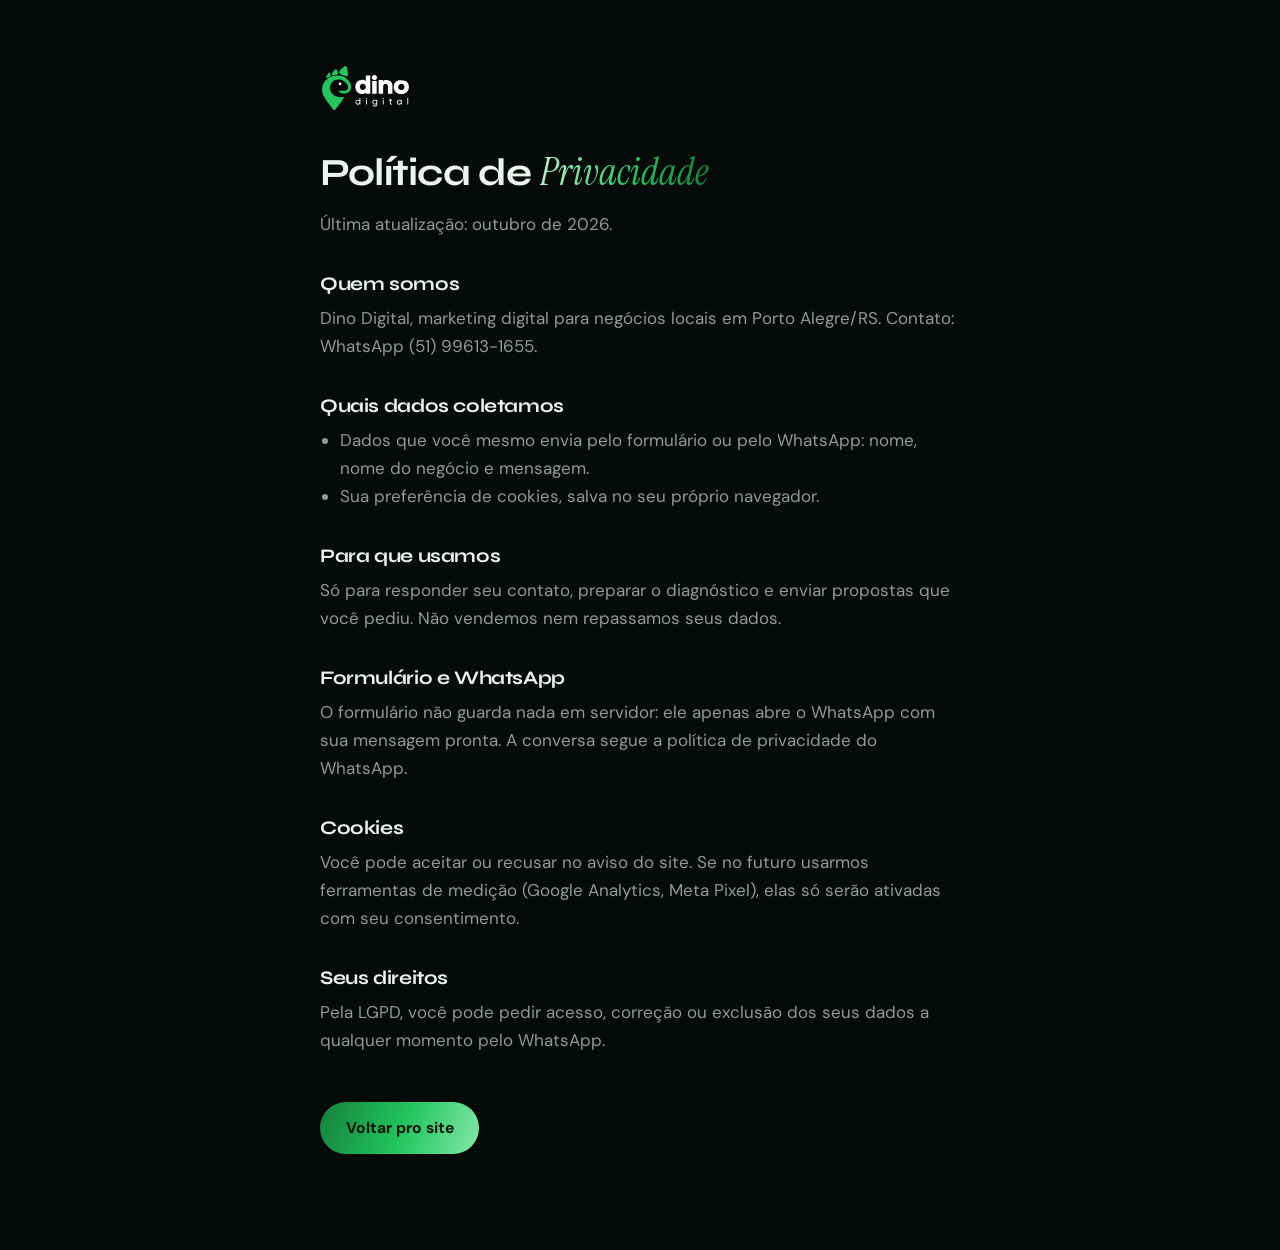
<file: politica-de-privacidade.html>
<!DOCTYPE html>
<html lang="pt-BR">
<head>
  <meta charset="UTF-8"><meta name="viewport" content="width=device-width, initial-scale=1.0">
  <title>Política de Privacidade — Dino Digital</title>
  <link rel="icon" type="image/svg+xml" href="assets/img/favicon.svg">
  <link rel="preconnect" href="https://fonts.googleapis.com"><link rel="preconnect" href="https://fonts.gstatic.com" crossorigin>
  <link href="https://fonts.googleapis.com/css2?family=Syne:wght@600;700&family=DM+Sans:opsz,wght@9..40,400;9..40,500&family=Instrument+Serif:ital@1&display=swap" rel="stylesheet">
  <link rel="stylesheet" href="styles.css?v=1">
  <style>.legal{max-width:46rem;margin:0 auto;padding:4rem var(--gutter) 6rem;position:relative;z-index:2}.legal h1{font-size:var(--h2);margin:2.5rem 0 1rem}.legal h2{font-size:1.2rem;margin:2.25rem 0 .6rem}.legal p,.legal li{color:var(--muted)}.legal ul{list-style:disc;padding-left:1.25rem}.legal img{height:48px;width:auto}</style>
</head>
<body>
<main class="legal">
  <a href="./"><img src="assets/img/logo.svg" alt="Dino Digital, voltar ao início" width="90" height="48"></a>
  <h1>Política de <em>Privacidade</em></h1>
  <p>Última atualização: outubro de 2026.</p>
  <!-- TROCAR: revise com um profissional. É uma base, não garantia de conformidade com a LGPD. -->
  <h2>Quem somos</h2>
  <p>Dino Digital, marketing digital para negócios locais em Porto Alegre/RS. Contato: WhatsApp (51) 99613-1655. <!-- TROCAR: razão social, CNPJ e e-mail --></p>
  <h2>Quais dados coletamos</h2>
  <ul><li>Dados que você mesmo envia pelo formulário ou pelo WhatsApp: nome, nome do negócio e mensagem.</li><li>Sua preferência de cookies, salva no seu próprio navegador.</li></ul>
  <h2>Para que usamos</h2>
  <p>Só para responder seu contato, preparar o diagnóstico e enviar propostas que você pediu. Não vendemos nem repassamos seus dados.</p>
  <h2>Formulário e WhatsApp</h2>
  <p>O formulário não guarda nada em servidor: ele apenas abre o WhatsApp com sua mensagem pronta. A conversa segue a política de privacidade do WhatsApp.</p>
  <h2>Cookies</h2>
  <p>Você pode aceitar ou recusar no aviso do site. Se no futuro usarmos ferramentas de medição (Google Analytics, Meta Pixel), elas só serão ativadas com seu consentimento.</p>
  <h2>Seus direitos</h2>
  <p>Pela LGPD, você pode pedir acesso, correção ou exclusão dos seus dados a qualquer momento pelo WhatsApp.</p>
  <p style="margin-top:3rem"><a class="btn btn--light" href="./">Voltar pro site</a></p>
</main>
</body>
</html>
</file>
<file: styles.css>
/* Dino Digital — Ariete Design (Parallax Code 2.5)
   Direção: editorial noturno · base quase-preta esverdeada · 1 acento verde com moderação */
:root{
  --bg:#060A08;
  --bg2:#0B110E;
  --card:#101814;
  --ink:#EEF3EE;
  --muted:#8E9B92;
  --dim:#5D6A62;
  --line:rgba(238,243,238,.09);
  --accent:#22C55E;
  --accent2:#7BE3A3;
  --grad:linear-gradient(100deg,#B9F5CF 0%,#22C55E 55%,#15803D 100%);
  --wa:#25D366;

  --f-title:'Syne', sans-serif;
  --f-body:'DM Sans', sans-serif;
  --f-em:'Instrument Serif', serif;

  --h1:clamp(2rem, 3.5vw, 4rem);
  --h2:clamp(1.9rem, 3vw, 3.4rem);
  --gutter:clamp(1.25rem, 4vw, 3rem);
  --sec:clamp(6rem, 12vw, 11rem);
}

*,*::before,*::after{ box-sizing:border-box; }
html{ -webkit-text-size-adjust:100%; }
html.lenis, html.lenis body{ height:auto; }
.lenis.lenis-smooth{ scroll-behavior:auto!important; }
body{ margin:0; background:var(--bg); color:var(--ink); font:400 1.0625rem/1.65 var(--f-body); -webkit-font-smoothing:antialiased; overflow-x:hidden; }
body::before{ content:""; position:fixed; inset:0; pointer-events:none; z-index:150; opacity:.045; mix-blend-mode:overlay;
  background-image:url("data:image/svg+xml,%3Csvg xmlns='http://www.w3.org/2000/svg' width='160' height='160'%3E%3Cfilter id='n'%3E%3CfeTurbulence type='fractalNoise' baseFrequency='.9' numOctaves='3' stitchTiles='stitch'/%3E%3C/filter%3E%3Crect width='100%25' height='100%25' filter='url(%23n)'/%3E%3C/svg%3E"); }
img,svg,video{ display:block; max-width:100%; }
a{ color:inherit; text-decoration:none; }
h1,h2,h3{ margin:0; font-family:var(--f-title); font-weight:700; letter-spacing:-.02em; line-height:1.06; }
p{ margin:0; }
ul,ol{ margin:0; padding:0; list-style:none; }
em{ font-family:var(--f-em); font-style:italic; font-weight:400; letter-spacing:0; background:var(--grad); -webkit-background-clip:text; background-clip:text; color:transparent; padding-right:.06em; }
section[id]{ scroll-margin-top:80px; }
:focus-visible{ outline:2px solid var(--accent); outline-offset:3px; border-radius:6px; }
.wrap{ max-width:1280px; margin:0 auto; padding:0 var(--gutter); }
.skip{ position:absolute; left:-999px; top:10px; z-index:200; background:var(--ink); color:var(--bg); padding:.6rem 1rem; border-radius:8px; }
.skip:focus{ left:10px; }

.kicker{ font:600 .75rem/1 var(--f-title); letter-spacing:.28em; text-transform:uppercase; color:var(--accent); margin-bottom:1.5rem; }
.label{ font:600 .72rem/1 var(--f-title); letter-spacing:.3em; text-transform:uppercase; color:var(--muted); margin-bottom:1.25rem; }
.lead{ color:var(--muted); font-size:clamp(1.05rem,1.3vw,1.2rem); max-width:36rem; }

/* ---------- botões (neutros; acento só no hover) ---------- */
.btn{ display:inline-flex; align-items:center; justify-content:center; gap:.5rem; min-height:52px; padding:.9rem 1.6rem; border-radius:999px; font:600 .98rem/1.1 var(--f-body); cursor:pointer; border:0; transition:background-color .3s, color .3s, box-shadow .3s, transform .3s; }
.btn--light{ background:var(--ink); color:var(--bg); }
.btn--light:hover{ background:var(--accent); color:var(--bg); transform:translateY(-2px); box-shadow:0 14px 40px -14px rgba(34,197,94,.7); }
.btn--ghost{ background:transparent; color:var(--ink); box-shadow:inset 0 0 0 1px rgba(238,243,238,.28); }
.btn--ghost:hover{ box-shadow:inset 0 0 0 1px var(--accent); color:var(--accent2); }
.btn--sm{ min-height:42px; padding:.55rem 1.15rem; font-size:.88rem; }
.btn--block{ width:100%; }

/* ---------- preloader ---------- */
.preloader{ position:fixed; inset:0; z-index:300; background:var(--bg); display:grid; place-content:center; justify-items:center; gap:1.25rem; transition:opacity .8s ease, visibility .8s; }
.preloader.done{ opacity:0; visibility:hidden; }
.preloader__pin{ height:56px; width:auto; filter:drop-shadow(0 0 22px rgba(34,197,94,.55)); animation:pinbob 1.6s ease-in-out infinite; }
@keyframes pinbob{ 50%{ transform:translateY(-8px); } }
.preloader__label{ font:600 .72rem/1 var(--f-title); letter-spacing:.3em; color:var(--muted); }
.preloader__bar{ width:min(260px,60vw); height:1px; background:var(--line); overflow:hidden; }
.preloader__bar i{ display:block; height:100%; width:0; background:var(--accent); transition:width .3s; }

.progress{ position:fixed; top:0; left:0; right:0; height:2px; z-index:120; }
.progress i{ display:block; height:100%; width:100%; transform-origin:0 50%; transform:scaleX(0); background:var(--accent); }

/* ---------- nav ---------- */
.nav{ position:fixed; top:0; left:0; right:0; z-index:110; transition:background-color .4s, border-color .4s; border-bottom:1px solid transparent; }
.nav.solid{ background:rgba(6,10,8,.82); backdrop-filter:blur(16px); -webkit-backdrop-filter:blur(16px); border-color:var(--line); }
.nav__in{ max-width:1280px; margin:0 auto; padding:0 var(--gutter); height:76px; display:flex; align-items:center; justify-content:space-between; }
.nav__brand img{ height:46px; width:auto; }
.nav__links{ display:flex; align-items:center; }
.nav__links > a{ white-space:nowrap; flex:none; }
.nav__links > a + a{ margin-left:2rem; }
.nav__links a:not(.btn){ font-size:.9rem; color:var(--muted); transition:color .25s; position:relative; }
.nav__links a:not(.btn):hover, .nav__links a.active{ color:var(--ink); }
.nav__links a.active::after{ content:""; position:absolute; left:0; right:0; bottom:-6px; height:1px; background:var(--accent); }
.burger{ display:none; width:44px; height:44px; background:none; border:0; position:relative; cursor:pointer; }
.burger span{ position:absolute; left:11px; right:11px; height:1.5px; background:var(--ink); transition:transform .3s, top .3s; }
.burger span:first-child{ top:18px; } .burger span:last-child{ top:25px; }
.burger[aria-expanded="true"] span:first-child{ top:21px; transform:rotate(45deg); }
.burger[aria-expanded="true"] span:last-child{ top:21px; transform:rotate(-45deg); }

/* ---------- hero scrub ---------- */
.hero-spacer{ position:relative; height:420vh; }
.hero-sticky{ position:sticky; top:0; height:100vh; height:100dvh; overflow:hidden; background:var(--bg); }
.hero-video{ position:absolute; inset:0; width:100%; height:100%; object-fit:cover; filter:brightness(.82) contrast(1.06) saturate(1.05); }
.scrim{ position:absolute; inset:0; pointer-events:none;
  background:
    linear-gradient(180deg, rgba(6,10,8,.95) 0%, rgba(6,10,8,.82) 17%, rgba(6,10,8,.25) 36%, transparent 55%, rgba(6,10,8,.55) 82%, rgba(6,10,8,.95) 100%),
    linear-gradient(90deg, rgba(6,10,8,.6) 0%, transparent 32%, transparent 68%, rgba(6,10,8,.6) 100%); }
.grain{ display:none; }

.scene{ position:absolute; inset:0; display:flex; align-items:center; padding:0 var(--gutter); opacity:0; visibility:hidden; transition:opacity .6s ease, visibility .6s; pointer-events:none; }
.scene.is-on{ opacity:1; visibility:visible; pointer-events:auto; }
.scene--center{ justify-content:center; text-align:center; }
.scene--right{ justify-content:flex-end; }
.scene--left{ justify-content:flex-start; }
.scene__box{ position:relative; max-width:34rem; }
.scene--center .scene__box{ max-width:46rem; }
.scene__box::before{ content:""; position:absolute; inset:-40% -30%; z-index:-1; background:radial-gradient(closest-side, rgba(6,10,8,.9) 35%, rgba(6,10,8,0)); }
.scene h1, .scene h2, .scene__sub{ text-shadow:0 2px 24px rgba(0,0,0,.7); }
.scene .label{ color:var(--accent2); text-shadow:0 0 10px #000, 0 0 22px #000; }
.scene h1{ font-size:var(--h1); }
.scene h2{ font-size:clamp(1.8rem,3vw,3.2rem); }
.scene h1 em, .scene h2 em{ display:inline; }
.scene__sub{ margin-top:1.25rem; color:rgba(238,243,238,.78); font-size:clamp(1rem,1.2vw,1.15rem); }
.scene--center .scene__sub{ margin-inline:auto; max-width:36rem; }
.scene__ctas{ margin-top:2rem; display:flex; gap:.8rem; justify-content:center; flex-wrap:wrap; }
.cue{ margin-top:2.5rem; font:600 .7rem/1 var(--f-title); letter-spacing:.3em; text-transform:uppercase; color:var(--muted); }
.cue span{ display:inline-block; animation:cue 1.8s ease-in-out infinite; }
@keyframes cue{ 50%{ transform:translateY(6px); } }
.split .w{ display:inline-block; }
.js .split .w{ opacity:0; transform:translateY(.4em); transition:opacity .5s ease, transform .6s cubic-bezier(.2,.7,.2,1); transition-delay:calc(var(--i) * 50ms); }
.js .scene.is-on .split .w{ opacity:1; transform:none; }

.hud{ position:absolute; left:var(--gutter); bottom:2rem; display:flex; align-items:center; gap:.8rem; font:600 .68rem/1 var(--f-title); letter-spacing:.3em; color:var(--ink); }
.hud__dot{ width:8px; height:8px; border-radius:50%; background:var(--accent); box-shadow:0 0 0 0 rgba(34,197,94,.6); animation:hud 2s infinite; }
@keyframes hud{ 70%{ box-shadow:0 0 0 10px rgba(34,197,94,0); } 100%{ box-shadow:0 0 0 0 rgba(34,197,94,0); } }
.hud__steps{ display:flex; gap:4px; margin-left:.4rem; }
.hud__steps i{ width:18px; height:2px; background:var(--line); transition:background-color .4s; }
.hud__steps i.on{ background:var(--accent); }

/* ---------- marquee ---------- */
.marquee{ border-block:1px solid var(--line); overflow:hidden; padding:1.4rem 0; background:var(--bg); position:relative; z-index:2; }
.marquee__track{ display:flex; gap:2.2rem; width:max-content; animation:marq 38s linear infinite; font:600 clamp(1rem,1.6vw,1.35rem)/1 var(--f-title); white-space:nowrap; }
.marquee__track b{ color:var(--accent); font-weight:400; }
@keyframes marq{ to{ transform:translateX(-50%); } }

/* ---------- serviços horizontal ---------- */
.services{ position:relative; z-index:2; background:var(--bg); }
.h-wrapper{ overflow:hidden; }
.h-track{ display:flex; height:100vh; height:100dvh; width:max-content; }
.h-slide{ width:min(88vw, 1180px); flex:none; height:100%; display:flex; align-items:center; padding:6rem clamp(2rem,4vw,4rem); border-right:1px solid var(--line); }
.h-slide--intro{ width:min(92vw, 780px); flex-direction:column; justify-content:center; align-items:flex-start; padding-left:max(var(--gutter), calc((100vw - 1280px)/2 + var(--gutter))); }
.h-slide--intro h2{ font-size:var(--h2); max-width:16ch; margin-bottom:1.5rem; }
.h-hint{ margin-top:3rem; font:600 .7rem/1 var(--f-title); letter-spacing:.3em; text-transform:uppercase; color:var(--dim); }
.svc{ display:grid; grid-template-columns:auto 1fr 1.05fr; gap:clamp(1.5rem,3vw,3rem); align-items:center; }
.svc__n{ font:800 clamp(4rem,8vw,7.5rem)/.8 var(--f-title); color:transparent; -webkit-text-stroke:1px rgba(238,243,238,.25); align-self:start; }
.svc__tag{ font:600 .7rem/1 var(--f-title); letter-spacing:.3em; text-transform:uppercase; color:var(--accent); margin-bottom:1rem; }
.svc h3{ font-size:clamp(1.6rem,2.4vw,2.4rem); margin-bottom:1rem; }
.svc__body > p:not(.svc__tag){ color:var(--muted); max-width:30rem; }
.svc__body > p + p{ margin-top:.9rem; }
.svc__body strong{ color:var(--ink); font-weight:600; }
.svc ul{ margin-top:1.5rem; display:grid; gap:.6rem; }
.svc li{ padding-left:1.5rem; position:relative; font-size:.98rem; }
.svc li::before{ content:""; position:absolute; left:0; top:.7em; width:.7rem; height:1px; background:var(--accent); }
.svc--extra{ grid-template-columns:auto 1fr; }
.svc__art{ aspect-ratio:4/5; max-height:72vh; width:100%; justify-self:center; border-radius:24px; background:var(--card); border:1px solid var(--line); position:relative; overflow:hidden; display:grid; place-items:center; }
.svc__art--maps{ background:radial-gradient(circle at 50% 60%, rgba(34,197,94,.18), transparent 60%), repeating-linear-gradient(115deg, transparent 0 46px, rgba(238,243,238,.05) 46px 48px), repeating-linear-gradient(25deg, transparent 0 70px, rgba(238,243,238,.04) 70px 72px), var(--card); }
.pinwrap{ position:relative; display:grid; place-items:center; }
.pinwrap img{ height:92px; width:auto; position:relative; z-index:2; filter:drop-shadow(0 0 24px rgba(34,197,94,.55)); }
.ring{ position:absolute; bottom:-14px; width:120px; height:34px; border-radius:50%; border:1px solid rgba(34,197,94,.6); animation:ring 2.4s ease-out infinite; }
.ring.r2{ animation-delay:1.2s; }
@keyframes ring{ from{ transform:scale(.4); opacity:1; } to{ transform:scale(1.8); opacity:0; } }
.mini-phone{ width:46%; aspect-ratio:9/18; border-radius:26px; border:1px solid rgba(238,243,238,.18); background:#0A0F0C; padding:2.2rem .8rem .8rem; display:flex; flex-direction:column; gap:.55rem; box-shadow:0 30px 60px -30px #000; }
.mini-phone i{ display:block; height:7px; border-radius:4px; background:rgba(238,243,238,.16); }
.mini-phone .a{ width:40%; background:var(--accent); } .mini-phone .b{ height:9px; background:rgba(238,243,238,.7); } .mini-phone .c{ width:70%; height:9px; background:rgba(238,243,238,.7); }
.mini-phone .d{ flex:1; height:auto; border-radius:12px; background:linear-gradient(160deg, rgba(34,197,94,.25), rgba(34,197,94,.05)); }
.mini-phone em{ font:600 .62rem/1 var(--f-body); color:#06210F; background:var(--wa); -webkit-text-fill-color:#06210F; text-align:center; padding:.55rem; border-radius:999px; font-style:normal; }
.serp{ width:82%; display:grid; gap:.7rem; }
.serp .q{ border:1px solid rgba(238,243,238,.2); border-radius:999px; padding:.65rem 1rem; font-size:.8rem; color:var(--muted); }
.serp .ad{ border:1px solid var(--accent); border-radius:14px; padding:.9rem 1rem; display:grid; gap:.45rem; box-shadow:0 0 40px -12px rgba(34,197,94,.55); }
.serp .ad b{ font-size:.68rem; letter-spacing:.06em; color:var(--accent2); font-weight:600; }
.serp .ad i{ display:block; height:8px; border-radius:4px; background:rgba(238,243,238,.75); } .serp .ad i.s{ width:60%; background:rgba(238,243,238,.25); }
.serp .r{ height:48px; border-radius:14px; background:rgba(238,243,238,.05); }

/* ---------- diag ---------- */
.diag{ padding:var(--sec) 0; position:relative; z-index:2; background:radial-gradient(60% 50% at 85% 10%, rgba(34,197,94,.10), transparent 70%), var(--bg); }
.big{ font-size:clamp(2rem,3.6vw,3.8rem); max-width:22ch; }
.diag__grid{ display:grid; grid-template-columns:.9fr 1.1fr; gap:clamp(2rem,6vw,6rem); margin:4rem 0 3rem; align-items:start; }
.diag__list li{ display:flex; gap:1.5rem; padding:1.6rem 0; border-top:1px solid var(--line); }
.diag__list li:last-child{ border-bottom:1px solid var(--line); }
.diag__list span{ font:400 1.6rem/1 var(--f-em); font-style:italic; color:var(--accent); min-width:2rem; }
.diag__list strong{ display:block; font-family:var(--f-title); font-weight:600; font-size:1.15rem; margin-bottom:.3rem; }
.diag__list div{ color:var(--muted); }

/* ---------- about ---------- */
.about{ padding:var(--sec) 0; position:relative; z-index:2; background:var(--bg2); border-block:1px solid var(--line); }
.about__grid{ display:grid; grid-template-columns:.85fr 1.15fr; gap:clamp(2.5rem,7vw,7rem); align-items:center; }
.about__photo{ margin:0; }
.about__frame{ border-radius:28px; overflow:hidden; aspect-ratio:4/5; position:relative; background:#000; }
.about__frame img{ position:absolute; left:0; right:0; top:-10%; width:100%; height:120%; object-fit:cover; object-position:50% 25%; }
.about__photo figcaption{ margin-top:1rem; font:600 .7rem/1 var(--f-title); letter-spacing:.25em; text-transform:uppercase; color:var(--dim); }
.about__text h2{ font-size:var(--h2); margin-bottom:2rem; }
.about__text > p:not(.kicker){ color:var(--muted); font-size:1.1rem; max-width:34rem; }
.about__text > p:not(.kicker) + p{ margin-top:1.1rem; }
.about__facts{ margin:2.75rem 0 0; display:grid; grid-template-columns:repeat(3,1fr); gap:1.25rem; }
.about__facts div{ border-top:1px solid var(--accent); padding-top:1rem; }
.about__facts dt{ font:600 .68rem/1 var(--f-title); letter-spacing:.25em; text-transform:uppercase; color:var(--dim); }
.about__facts dd{ margin:.55rem 0 0; font-weight:500; line-height:1.4; }

/* ---------- processo ---------- */
.process{ padding:var(--sec) 0; position:relative; z-index:2; background:var(--bg); }
.process h2, .fit h2{ font-size:var(--h2); max-width:18ch; }
.steps{ margin-top:4.5rem; display:grid; grid-template-columns:repeat(4,1fr); border-top:1px solid var(--line); }
.steps li{ padding:2.2rem 2rem 0 0; position:relative; }
.steps li + li{ padding-left:2rem; border-left:1px solid var(--line); }
.steps span{ font:400 3rem/1 var(--f-em); font-style:italic; color:var(--accent); display:block; margin-bottom:1.5rem; }
.steps h3{ font-size:1.3rem; margin-bottom:.6rem; }
.steps p{ color:var(--muted); font-size:.98rem; }

/* ---------- fit ---------- */
.fit{ padding:0 0 var(--sec); position:relative; z-index:2; background:var(--bg); }
.fit__grid{ margin-top:4rem; display:grid; grid-template-columns:1fr 1fr; gap:1.5rem; }
.fit__col{ border:1px solid var(--line); border-radius:24px; padding:clamp(1.75rem,3vw,2.75rem); background:var(--bg2); }
.fit__col h3{ font-size:1.2rem; margin-bottom:1.5rem; }
.fit__col li{ padding:.9rem 0 .9rem 2rem; border-top:1px solid var(--line); position:relative; color:var(--muted); }
.fit__col li::before{ position:absolute; left:0; top:.85rem; font-weight:600; }
.fit__col--yes li::before{ content:"✓"; color:var(--accent); }
.fit__col--no li::before{ content:"✕"; color:#EF4444; }
.fit__col--no{ border-color:rgba(239,68,68,.3); }
.fit__col--no h3{ color:#F87171; }
.fit__col--yes{ border-color:rgba(34,197,94,.3); }

/* ---------- faq ---------- */
.faq{ padding:var(--sec) 0; position:relative; z-index:2; background:var(--bg2); border-top:1px solid var(--line); }
.faq__grid{ display:grid; grid-template-columns:.8fr 1.2fr; gap:clamp(2rem,6vw,6rem); align-items:start; }
.faq h2{ font-size:var(--h2); }
.faq details{ border-top:1px solid var(--line); }
.faq details:last-child{ border-bottom:1px solid var(--line); }
.faq summary{ cursor:pointer; list-style:none; padding:1.6rem 3rem 1.6rem 0; position:relative; font:600 1.12rem/1.35 var(--f-title); letter-spacing:-.01em; }
.faq summary::-webkit-details-marker{ display:none; }
.faq summary::after{ content:"+"; position:absolute; right:.4rem; top:50%; transform:translateY(-50%); font:400 1.6rem/1 var(--f-body); color:var(--muted); transition:transform .3s, color .3s; }
.faq details[open] summary::after{ transform:translateY(-50%) rotate(45deg); color:var(--accent); }
.faq details p{ padding:0 3rem 1.7rem 0; color:var(--muted); max-width:40rem; }

/* ---------- contato ---------- */
.contact{ padding:var(--sec) 0; position:relative; z-index:2; background:radial-gradient(50% 60% at 15% 90%, rgba(34,197,94,.10), transparent 70%), var(--bg); }
.contact__grid{ display:grid; grid-template-columns:1fr 1fr; gap:clamp(2.5rem,7vw,7rem); align-items:start; }
.contact h2{ font-size:var(--h2); margin-bottom:1.5rem; }
.channels{ margin-top:2.5rem; }
.channels a{ display:flex; justify-content:space-between; gap:1rem; padding:1.05rem 0; border-top:1px solid var(--line); transition:color .25s, padding .3s; }
.channels li:last-child a{ border-bottom:1px solid var(--line); }
.channels span{ color:var(--dim); font:600 .7rem/1.9 var(--f-title); letter-spacing:.25em; text-transform:uppercase; }
.channels b{ font-weight:500; }
.channels a:hover{ color:var(--accent2); padding-left:.5rem; }
.form{ background:var(--bg2); border:1px solid var(--line); border-radius:28px; padding:clamp(1.5rem,3vw,2.5rem); display:grid; gap:1.1rem; }
.form__note{ font-size:.82rem; color:var(--dim); }
.field{ display:grid; gap:.45rem; }
.field label{ font-size:.92rem; font-weight:500; }
.field label span{ color:var(--accent); }
.field input, .field select, .field textarea{ width:100%; font:inherit; font-size:1rem; color:var(--ink); background:var(--bg); border:1px solid rgba(238,243,238,.14); border-radius:14px; padding:.85rem 1rem; min-height:50px; transition:border-color .25s; }
.field select option{ background:var(--bg); }
.field input:focus, .field select:focus, .field textarea:focus{ outline:none; border-color:var(--accent); }
.field input[aria-invalid="true"]{ border-color:#F87171; }
.field__err{ color:#F87171; font-size:.85rem; }

/* ---------- footer ---------- */
.footer{ position:relative; z-index:2; background:#030504; border-top:1px solid var(--line); padding:5rem 0 2rem; color:var(--muted); font-size:.95rem; }
.footer__grid{ display:grid; grid-template-columns:1.6fr 1fr 1fr; gap:3rem; padding-bottom:3rem; }
.footer__brand img{ height:58px; width:auto; margin-bottom:1.25rem; }
.footer__brand p{ max-width:22rem; }
.footer__h{ font:600 .7rem/1 var(--f-title); letter-spacing:.28em; text-transform:uppercase; color:var(--ink); margin-bottom:1.1rem; }
.footer li + li{ margin-top:.55rem; }
.footer a:hover{ color:var(--accent2); }
.footer__legal{ display:flex; flex-wrap:wrap; gap:1rem 2rem; align-items:center; padding-top:1.75rem; border-top:1px solid var(--line); font-size:.82rem; }
.footer__legal p{ margin-right:auto; }
.ariete-badge{ font:600 .7rem/1 var(--f-title); letter-spacing:.2em; color:var(--dim); }

/* ---------- whatsapp + cookie ---------- */
.wa-float{ position:fixed; right:1.25rem; bottom:1.25rem; z-index:100; width:58px; height:58px; border-radius:50%; background:var(--wa); color:#fff; display:grid; place-items:center; box-shadow:0 12px 30px rgba(0,0,0,.4); transition:transform .3s; }
.wa-float:hover{ transform:scale(1.06); }
.wa-float svg{ width:30px; height:30px; }
.cookie{ position:fixed; left:1rem; bottom:1rem; z-index:105; max-width:400px; background:var(--card); border:1px solid var(--line); border-radius:18px; padding:1.1rem 1.25rem; display:grid; gap:.9rem; font-size:.88rem; color:var(--muted); box-shadow:0 20px 50px -20px #000; }
.cookie[hidden]{ display:none; }
.cookie a{ color:var(--ink); text-decoration:underline; }
.cookie div{ display:flex; gap:.6rem; justify-content:flex-end; }

/* ---------- reveal ---------- */
.reveal-text .w{ display:inline-block; }

/* ---------- responsivo ---------- */
@media (max-width: 1080px){
  .nav__links{ position:fixed; top:76px; left:0; right:0; flex-direction:column; align-items:stretch; background:rgba(6,10,8,.97); padding:1rem var(--gutter) 2rem; border-bottom:1px solid var(--line); transform:translateY(-130%); visibility:hidden; transition:transform .35s, visibility .35s; }
  .nav__links.open{ transform:none; visibility:visible; }
  .nav__links > a + a{ margin-left:0; }
  .nav__links a:not(.btn){ padding:1rem 0; border-bottom:1px solid var(--line); font-size:1.05rem; color:var(--ink); }
  .nav__links a.active::after{ display:none; }
  .nav__cta{ margin-top:1.25rem; }
  .burger{ display:block; }
}
@media (max-width: 860px){
  .h-track{ display:block; height:auto; width:auto; }
  .h-slide, .h-slide--intro{ width:auto; height:auto; padding:4.5rem var(--gutter); border-right:0; border-bottom:1px solid var(--line); }
  .svc, .svc--extra{ grid-template-columns:1fr; }
  .svc__n{ font-size:4rem; }
  .svc__art{ aspect-ratio:16/11; }
  .diag__grid, .about__grid, .faq__grid, .contact__grid, .fit__grid{ grid-template-columns:1fr; }
  .steps{ grid-template-columns:1fr 1fr; }
  .steps li:nth-child(3){ padding-left:0; border-left:0; }
  .footer__grid{ grid-template-columns:1fr 1fr; }
  .footer__brand{ grid-column:1/-1; }
  .scene--left, .scene--right{ justify-content:center; text-align:center; align-items:flex-end; padding-bottom:6.5rem; }
  .scene__box{ max-width:30rem; }
  .scene--center .scene__box{ max-width:30rem; }
}
@media (max-width: 560px){
  body{ font-size:1rem; }
  .nav__brand img{ height:40px; }
  .steps{ grid-template-columns:1fr; }
  .steps li, .steps li + li{ padding:1.8rem 0 0; border-left:0; }
  .about__facts{ grid-template-columns:1fr; }
  .footer__grid{ grid-template-columns:1fr; }
  .hud__steps{ display:none; }
  .cookie{ right:5.5rem; }
  .scene__ctas .btn{ width:100%; }
}
@media (prefers-reduced-motion: reduce){
  *,*::before,*::after{ animation-duration:.01ms!important; animation-iteration-count:1!important; transition-duration:.01ms!important; }
  .js .split .w{ opacity:1; transform:none; }
}

/* ---------- v3: artes reais dos serviços ---------- */
.svc__art--maps{ background:#e9e5dc; }
.svc__art--maps > img:first-child{ position:absolute; inset:0; width:100%; height:100%; object-fit:cover; filter:saturate(.85) contrast(1.02); }
.svc__art--maps::after{ content:""; position:absolute; inset:0; background:radial-gradient(circle at 50% 46%, transparent 30%, rgba(6,10,8,.35) 100%); pointer-events:none; }
.svc__art--maps .pinwrap{ position:absolute; left:50%; top:42%; transform:translate(-50%,-100%); z-index:2; }
.svc__art--maps .pinwrap img{ height:76px; filter:drop-shadow(0 8px 14px rgba(0,0,0,.45)) drop-shadow(0 0 18px rgba(34,197,94,.6)); }
.svc__art--maps .ring{ border-color:rgba(21,128,61,.9); border-width:2px; background:rgba(34,197,94,.15); }
.maps-card{ position:absolute; left:8%; right:8%; bottom:7%; z-index:3; background:#fff; color:#202124; border-radius:16px; padding:.9rem 1.1rem; display:grid; grid-template-columns:1fr auto; gap:.1rem .5rem; box-shadow:0 20px 40px -18px rgba(0,0,0,.55); font-family:Roboto, Arial, sans-serif; }
.maps-card b{ font-size:1rem; font-weight:500; }
.maps-card .stars{ color:#F59E0B; font-size:.85rem; letter-spacing:.04em; }
.maps-card small{ grid-column:1/-1; font-size:.78rem; color:#188038; }
.maps-btns{ grid-column:1/-1; display:flex; gap:.4rem; margin-top:.5rem; }
.maps-btns i{ font-style:normal; font-size:.74rem; color:#1a73e8; border:1px solid #dadce0; border-radius:999px; padding:.3rem .7rem; }
.osm{ position:absolute; right:.6rem; top:.5rem; z-index:3; font-size:.62rem; color:#444; background:rgba(255,255,255,.7); padding:.1rem .35rem; border-radius:4px; }

.svc__art--site, .svc__art--ads{ background:radial-gradient(circle at 50% 40%, rgba(34,197,94,.14), transparent 65%), var(--card); }
.device{ position:relative; height:84%; width:auto; margin-top:6%; aspect-ratio:9/18.5; border-radius:30px; background:#050806; padding:8px; box-shadow:0 0 0 1px rgba(238,243,238,.16), 0 40px 70px -30px #000; }
.device--light{ background:#e8eaed; aspect-ratio:9/16.6; }
.device__screen{ position:relative; width:100%; height:100%; border-radius:23px; overflow:hidden; background:#000; container-type:size; }
.device__screen img{ width:100%; height:auto; display:block; }
.svc__art--site .device__screen img{ animation:siteScroll 26s cubic-bezier(.45,0,.55,1) infinite alternate; }
@keyframes siteScroll{ 0%,6%{ transform:translateY(0); } 94%,100%{ transform:translateY(calc(-100% + 100cqh)); } }
.ad-ring{ position:absolute; left:3.5%; right:3.5%; top:16.6%; height:36.6%; border-radius:14px; box-shadow:0 0 0 2px var(--accent), 0 0 30px rgba(34,197,94,.55); pointer-events:none; animation:adpulse 2.4s ease-in-out infinite; }
@keyframes adpulse{ 50%{ box-shadow:0 0 0 2px var(--accent), 0 0 46px rgba(34,197,94,.85); } }
.art-tag{ position:absolute; left:1.1rem; top:1rem; font:600 .62rem/1 var(--f-title); letter-spacing:.22em; text-transform:uppercase; color:var(--dim); }

/* ---------- v3: redes só com logos ---------- */
.socials{ display:flex; flex-wrap:wrap; gap:.8rem; margin-top:2.5rem; }
.soc{ width:58px; height:58px; border-radius:50%; display:grid; place-items:center; color:var(--ink); background:var(--bg2); box-shadow:inset 0 0 0 1px rgba(238,243,238,.14); transition:background .3s, color .3s, transform .3s, box-shadow .3s; }
.soc svg{ width:24px; height:24px; }
.soc:hover, .soc:focus-visible{ transform:translateY(-3px); box-shadow:none; color:#fff; }
.soc--whatsapp:hover, .soc--whatsapp:focus-visible{ background:#25D366; }
.soc--instagram:hover, .soc--instagram:focus-visible{ background:radial-gradient(circle at 30% 107%, #fdf497 0%, #fd5949 45%, #d6249f 60%, #285AEB 90%); }
.soc--facebook:hover, .soc--facebook:focus-visible{ background:#1877F2; }
.soc--tiktok:hover, .soc--tiktok:focus-visible{ background:#010101; box-shadow:inset 0 0 0 1px #25F4EE; }
.soc--google:hover, .soc--google:focus-visible{ background:#4285F4; }
.socials--sm{ margin-top:0; gap:.6rem; }
.socials--sm .soc{ width:44px; height:44px; }
.socials--sm .soc svg{ width:19px; height:19px; }
.footer .socials li + li{ margin-top:0; }
.phone-line{ margin-top:1.5rem; color:var(--muted); font-size:.95rem; }
.phone-line a{ color:var(--ink); border-bottom:1px solid var(--accent); }
@media (max-width:860px){ .device{ height:86%; } }
@media (prefers-reduced-motion: reduce){ .svc__art--site .device__screen img, .ad-ring{ animation:none; } }
.device--light .device__screen{ background:#fff; }

/* ---------- v4: funil ---------- */
.svc__art--funnel{ background:#050806; }
.svc__art--funnel > img{ position:absolute; inset:0; width:100%; height:100%; object-fit:cover; }
.funnel-steps{ position:absolute; inset:0; z-index:2; pointer-events:none; }
.funnel-steps li{ position:absolute; left:6%; top:var(--y); transform:translateY(-50%); display:flex; align-items:center; gap:.5rem; font:600 .72rem/1 var(--f-title); letter-spacing:.18em; text-transform:uppercase; color:var(--ink); background:rgba(6,10,8,.72); border:1px solid rgba(34,197,94,.35); border-radius:999px; padding:.45rem .8rem .45rem .5rem; backdrop-filter:blur(6px); }
.funnel-steps li span{ display:grid; place-items:center; width:1.5rem; height:1.5rem; border-radius:50%; background:var(--accent); color:var(--bg); font-size:.6rem; letter-spacing:0; }
.funnel-steps li:last-child{ border-color:var(--accent); box-shadow:0 0 24px rgba(34,197,94,.45); }

/* ---------- v4: carrossel de artes ---------- */
.arts{ position:relative; z-index:2; background:radial-gradient(60% 70% at 70% 50%, rgba(34,197,94,.08), transparent 70%), var(--bg); border-top:1px solid var(--line); }
.h-track--arts{ align-items:center; gap:clamp(1.5rem,3vw,3rem); padding-right:6vw; }
.h-track--arts .h-slide{ border-right:0; }
.arts__intro h2{ max-width:14ch; }
.art-card{ flex:none; margin:0; width:min(34vw, 430px); position:relative; will-change:transform; }
.art-card img{ width:100%; height:auto; aspect-ratio:4/5; border-radius:22px; display:block; box-shadow:0 0 0 1px rgba(238,243,238,.08), 0 50px 90px -40px rgba(0,0,0,.9); }
.art-card figcaption{ margin-top:1.1rem; display:flex; gap:.8rem; align-items:center; font:600 .72rem/1 var(--f-title); letter-spacing:.22em; text-transform:uppercase; color:var(--muted); }
.art-card figcaption span{ color:var(--accent); }
.arts__end{ width:auto; flex-direction:column; justify-content:center; align-items:flex-start; padding:0 4vw; }
@media (max-width: 860px){
  .h-track--arts{ display:flex; width:auto; height:auto; overflow-x:auto; scroll-snap-type:x mandatory; padding:0 var(--gutter) 3.5rem; -webkit-overflow-scrolling:touch; scrollbar-width:none; }
  .h-track--arts::-webkit-scrollbar{ display:none; }
  .h-track--arts .arts__intro{ flex:none; width:82vw; padding:4.5rem 0 1.5rem; border-bottom:0; scroll-snap-align:start; }
  .art-card{ width:76vw; scroll-snap-align:center; }
  .arts__end{ flex:none; width:70vw; padding:0; height:auto; align-self:center; border-bottom:0; }
  .h-track--arts{ flex-wrap:nowrap; }
}

.h-wrapper.is-sticky{ position:sticky; top:0; height:100vh; height:100dvh; }

@media (max-width: 860px){
  .h-track--arts{ scroll-padding-inline:var(--gutter); }
  .h-track--arts .arts__intro{ scroll-snap-align:none; }
  .hint-desk{ display:none; }
}
@media (min-width: 861px){ .hint-mob{ display:none; } }

/* ================= v5 ================= */

/* ---------- CTAs: degradê em movimento + pulso ---------- */
.btn--light{
  background:linear-gradient(110deg,#15803D 0%,#22C55E 25%,#8BEAB0 50%,#22C55E 75%,#15803D 100%);
  background-size:220% 100%; color:#04170A; font-weight:700;
  animation:ctaflow 3.6s linear infinite, ctapulse 2.2s ease-out infinite;
}
.btn--light:hover{ background:linear-gradient(110deg,#15803D 0%,#22C55E 25%,#8BEAB0 50%,#22C55E 75%,#15803D 100%); background-size:220% 100%; color:#04170A; filter:brightness(1.08); transform:translateY(-2px); }
@keyframes ctaflow{ from{ background-position:0% 50%; } to{ background-position:220% 50%; } }
@keyframes ctapulse{ 0%{ box-shadow:0 0 0 0 rgba(34,197,94,.55), 0 12px 34px -14px rgba(34,197,94,.8); } 100%{ box-shadow:0 0 0 16px rgba(34,197,94,0), 0 12px 34px -14px rgba(34,197,94,.8); } }
.cookie .btn--light{ animation:none; }

/* ícone de seta dos CTAs */
.ico{ display:inline-grid; place-items:center; width:28px; height:28px; border-radius:50%; background:#04170A; color:#8BEAB0; margin:-.3rem -.7rem -.3rem .2rem; flex:none; transition:transform .3s cubic-bezier(.2,.7,.2,1); }
.ico svg{ width:15px; height:15px; fill:none; stroke:currentColor; stroke-width:2.4; stroke-linecap:round; stroke-linejoin:round; }
.btn:hover .ico{ transform:translateX(3px); }
.btn--sm .ico{ width:24px; height:24px; } .btn--sm .ico svg{ width:13px; height:13px; }
.ico--ghost{ background:rgba(238,243,238,.1); color:var(--ink); }
.btn--ghost:hover .ico--ghost{ transform:rotate(-40deg); }

/* WhatsApp fixo: degradê + pulso */
.wa-float{ background:linear-gradient(135deg,#25D366,#1ebe5d 40%,#128C7E 100%); background-size:200% 200%; animation:waflow 4s ease infinite, wapulse 2.2s ease-out infinite; }
@keyframes waflow{ 0%,100%{ background-position:0% 0%; } 50%{ background-position:100% 100%; } }
@keyframes wapulse{ 0%{ box-shadow:0 0 0 0 rgba(37,211,102,.6), 0 12px 30px rgba(0,0,0,.4); } 100%{ box-shadow:0 0 0 18px rgba(37,211,102,0), 0 12px 30px rgba(0,0,0,.4); } }

/* ---------- redes nas cores de cada marca ---------- */
.soc{ color:#fff; box-shadow:none; }
.soc--whatsapp{ background:#25D366; }
.soc--instagram{ background:radial-gradient(circle at 30% 107%, #fdf497 0%, #fdf497 5%, #fd5949 45%, #d6249f 60%, #285AEB 90%); }
.soc--facebook{ background:#1877F2; }
.soc--tiktok{ background:#010101; box-shadow:inset 0 0 0 1px rgba(255,255,255,.12); }
.soc--tiktok svg{ filter:drop-shadow(-1.6px -1.6px 0 #25F4EE) drop-shadow(1.6px 1.6px 0 #FE2C55); }
.soc--google{ background:#fff; }
.soc:hover, .soc:focus-visible{ transform:translateY(-3px) scale(1.05); filter:brightness(1.08); box-shadow:0 12px 26px -10px rgba(0,0,0,.7); }
.soc--whatsapp:hover{ background:#25D366; } .soc--facebook:hover{ background:#1877F2; } .soc--tiktok:hover{ background:#010101; } .soc--google:hover{ background:#fff; }

/* ---------- 03 Google Ads aproximado ---------- */
.svc__art--ads .serp-card{ position:absolute; left:8%; right:8%; top:12%; border-radius:20px; overflow:hidden; background:#fff; box-shadow:0 30px 60px -24px #000; }
.svc__art--ads .serp-card img{ width:100%; height:auto; display:block; }
.svc__art--ads .ad-ring{ left:6.5%; right:6.5%; top:30.6%; height:46.4%; border-radius:16px; }
.ad-tag{ position:absolute; right:4%; top:27.5%; z-index:3; background:var(--accent); color:#04170A; font:700 .72rem/1 var(--f-body); padding:.45rem .75rem; border-radius:999px; box-shadow:0 8px 20px -6px rgba(34,197,94,.8); }
.svc__art--ads .art-tag{ top:auto; bottom:1rem; }

/* ---------- 04 funil funcionando ---------- */
.svc__art--flow{ background:radial-gradient(80% 60% at 50% 100%, rgba(34,197,94,.16), transparent 70%), var(--card); }
.flow{ position:absolute; inset:12% 5% 6%; display:grid; grid-template-rows:repeat(4,1fr); gap:5%; }
.flow li{ width:var(--w); margin:0 auto; position:relative; display:flex; align-items:center; gap:4%; padding:3% 4%; border-radius:16px; background:linear-gradient(180deg, rgba(238,243,238,.05), rgba(238,243,238,.02)); border:1px solid var(--line); }
.flow li + li::before{ content:""; position:absolute; left:50%; top:-26%; height:26%; width:2px; transform:translateX(-50%); background:repeating-linear-gradient(180deg, rgba(34,197,94,.5) 0 4px, transparent 4px 8px); }
.flow li + li::after{ content:""; position:absolute; left:50%; top:-26%; width:8px; height:8px; margin-left:-4px; border-radius:50%; background:var(--accent); box-shadow:0 0 12px var(--accent); animation:flowdot 1.8s linear infinite; }
.flow li:nth-child(3)::after{ animation-delay:.6s; } .flow li:nth-child(4)::after{ animation-delay:1.2s; }
@keyframes flowdot{ from{ top:-26%; opacity:0; } 25%{ opacity:1; } 75%{ opacity:1; } to{ top:-6%; opacity:0; } }
.flow__last{ border-color:rgba(34,197,94,.55)!important; box-shadow:0 0 30px -8px rgba(34,197,94,.55); }
.flow__tx{ display:grid; gap:.1rem; text-align:left; min-width:0; }
.flow__tx span{ font:600 .6rem/1 var(--f-title); letter-spacing:.2em; color:var(--accent); }
.flow__tx strong{ font:700 1rem/1.15 var(--f-title); }
.flow__tx small{ font-size:.72rem; color:var(--muted); line-height:1.3; }
.mini{ flex:none; width:46%; height:100%; max-height:84px; border-radius:10px; background:#fff; color:#202124; padding:.45rem .55rem; display:flex; flex-direction:column; justify-content:center; gap:.28rem; font-family:Roboto, Arial, sans-serif; overflow:hidden; }
.mini i{ display:block; height:5px; border-radius:3px; background:#dfe3e6; } .mini i.s{ width:62%; }
.mini--ad b{ font-size:.55rem; color:#202124; } .mini--ad i:first-of-type{ background:#1a0dab; height:6px; width:88%; }
.mini--page{ background:#0b120e; border:1px solid rgba(238,243,238,.12); } .mini--page i{ background:rgba(238,243,238,.25); } .mini--page i.bar{ width:30%; background:var(--accent); height:4px; }
.mini--page em{ align-self:flex-start; font:700 .5rem/1 var(--f-body); font-style:normal; -webkit-text-fill-color:#04170A; color:#04170A; background:#25D366; padding:.25rem .5rem; border-radius:999px; }
.mini--wa{ background:#0b141a; gap:.3rem; }
.mini--wa p{ font-size:.52rem; line-height:1.25; padding:.25rem .4rem; border-radius:6px; max-width:88%; color:#e9edef; }
.mini--wa .in{ background:#202c33; align-self:flex-start; } .mini--wa .out{ background:#005c4b; align-self:flex-end; }
.mini--ok{ background:linear-gradient(135deg,#15803D,#22C55E); color:#04170A; align-items:flex-start; }
.mini--ok b{ font:700 .62rem/1 var(--f-body); } .mini--ok i{ background:none; height:auto; font-style:normal; font-size:.62rem; color:#FFD54A; letter-spacing:.05em; }
.mini--ok .check{ width:16px; height:16px; border-radius:50%; background:#04170A; position:relative; }
.mini--ok .check::after{ content:""; position:absolute; left:5px; top:3px; width:4px; height:7px; border:solid #8BEAB0; border-width:0 2px 2px 0; transform:rotate(45deg); }
.svc__art--flow .art-tag{ top:1rem; bottom:auto; }

/* ---------- 05 design ---------- */
.svc__art--design{ background:radial-gradient(60% 50% at 50% 55%, rgba(34,197,94,.18), transparent 70%), var(--card); }
.svc__art--design img{ position:absolute; width:52%; height:auto; aspect-ratio:4/5; object-fit:cover; border-radius:14px; box-shadow:0 30px 50px -20px #000, 0 0 0 1px rgba(238,243,238,.1); transition:transform .5s cubic-bezier(.2,.7,.2,1); }
.svc__art--design .d1{ left:6%; top:24%; transform:rotate(-9deg); }
.svc__art--design .d3{ right:6%; top:24%; transform:rotate(9deg); }
.svc__art--design .d2{ left:24%; top:14%; z-index:2; }
.svc__art--design:hover .d1{ transform:rotate(-13deg) translateX(-6%); }
.svc__art--design:hover .d3{ transform:rotate(13deg) translateX(6%); }

/* ---------- carrossel de artes: travado + CTA abaixo ---------- */
.h-wrapper--arts{ position:relative; }
.h-track--arts{ padding-bottom:6rem; }
.arts__cta{ position:absolute; left:0; right:0; bottom:clamp(1.2rem,4vh,2.5rem); z-index:5; display:flex; flex-direction:column; align-items:center; gap:1rem; pointer-events:none; }
.arts__cta .btn{ pointer-events:auto; }
.arts__bar{ width:min(280px,60vw); height:2px; background:var(--line); border-radius:2px; overflow:hidden; }
.arts__bar i{ display:block; height:100%; background:var(--accent); transform-origin:0 50%; transform:scaleX(0); }
.art-card{ width:min(30vw, 380px); }
@media (max-width: 860px){
  .h-track--arts{ display:flex; flex-wrap:nowrap; overflow:visible; scroll-snap-type:none; width:max-content; height:100vh; height:100dvh; align-items:center; gap:1.25rem; padding:0 10vw 7rem 0; }
  .h-track--arts .arts__intro{ flex:none; width:88vw; height:auto; padding:0 var(--gutter); border:0; }
  .art-card{ width:66vw; scroll-snap-align:none; }
  .arts__cta .btn{ font-size:.92rem; }
}

/* ---------- hero no celular: menos texto, mais filme ---------- */
@media (max-width: 560px){
  .hero-spacer{ height:380vh; }
  .scene{ align-items:flex-end; padding-bottom:6.5rem; }
  .scene--left .scene__sub, .scene--right .scene__sub{ display:none; }
  .scene h1{ font-size:2.05rem; }
  .scene h2{ font-size:1.8rem; }
  .scene--center .scene__sub{ font-size:.95rem; margin-top:.9rem; }
  .scene .label{ margin-bottom:.8rem; }
  .scene__box::before{ inset:-55% -15% -30%; background:radial-gradient(closest-side, rgba(6,10,8,.85) 30%, rgba(6,10,8,0)); }
  .cue{ margin-top:1.4rem; }
  .scene__ctas{ margin-top:1.3rem; }
  .hud{ bottom:1.5rem; }
}

@media (prefers-reduced-motion: reduce){
  .btn--light, .wa-float, .flow li::after{ animation:none!important; }
}
@media (max-width: 860px){
  .svc__art--flow{ aspect-ratio:4/5.4; }
  .arts__cta{ padding:0 80px 0 16px; align-items:flex-start; }
  .arts__bar{ width:100%; }
  .arts__cta .btn{ width:100%; font-size:.86rem; padding-inline:1.1rem; }
}

/* ================= v6: funil de vidro com as etapas dentro ================= */
.flow{ inset:11% 3% 25%; gap:1.6%; filter:drop-shadow(0 0 1px rgba(139,234,176,.85)) drop-shadow(0 0 22px rgba(34,197,94,.3)); }
.flow li{ width:100%; margin:0; border:0!important; border-radius:0; box-shadow:none!important; justify-content:center; gap:3%;
  padding:0 calc(var(--b) + 3%);
  clip-path:polygon(var(--t) 0, calc(100% - var(--t)) 0, calc(100% - var(--b)) 100%, var(--b) 100%);
  background:
    linear-gradient(180deg, rgba(185,245,207,.6) 0 2px, transparent 2px),
    linear-gradient(90deg, rgba(34,197,94,.06), rgba(34,197,94,.24) 50%, rgba(34,197,94,.06)),
    rgba(6,10,8,.55); }
.flow li + li::before, .flow li + li::after{ display:none; }
.flow li.flow__last{ background:
    linear-gradient(180deg, rgba(185,245,207,.8) 0 2px, transparent 2px),
    linear-gradient(90deg, rgba(34,197,94,.22), rgba(34,197,94,.5) 50%, rgba(34,197,94,.22)),
    rgba(6,10,8,.45); }
.flow .mini{ flex:0 1 46%; width:auto; max-height:78%; height:78%; }
.flow__tx strong{ font-size:.95rem; }
.flow__tx small{ font-size:.66rem; }
.flow__neck{ position:absolute; left:50%; top:75%; width:51%; height:7%; transform:translateX(-50%);
  clip-path:polygon(0 0, 100% 0, 61% 100%, 39% 100%);
  background:linear-gradient(90deg, rgba(34,197,94,.15), rgba(34,197,94,.45) 50%, rgba(34,197,94,.15));
  filter:drop-shadow(0 0 14px rgba(34,197,94,.5)); }
.flow__drops{ position:absolute; left:50%; top:82%; width:16px; height:11%; transform:translateX(-50%); }
.flow__drops i{ position:absolute; left:50%; top:0; width:7px; height:7px; margin-left:-3.5px; border-radius:50%; background:#8BEAB0; box-shadow:0 0 10px #22C55E, 0 0 2px #fff; animation:drop 1.6s cubic-bezier(.5,0,1,1) infinite; }
.flow__drops i:nth-child(2){ animation-delay:.32s; left:30%; } .flow__drops i:nth-child(3){ animation-delay:.64s; left:70%; }
.flow__drops i:nth-child(4){ animation-delay:.96s; } .flow__drops i:nth-child(5){ animation-delay:1.28s; left:40%; }
@keyframes drop{ from{ top:0; opacity:0; transform:scale(.6); } 15%{ opacity:1; } 85%{ opacity:1; } to{ top:100%; opacity:0; transform:scale(1); } }
.flow__pool{ position:absolute; left:50%; top:92%; width:38%; height:5%; transform:translateX(-50%); border-radius:50%;
  background:radial-gradient(closest-side, rgba(139,234,176,.75), rgba(34,197,94,.35) 45%, transparent 75%); filter:blur(2px); animation:pool 1.6s ease-in-out infinite; }
@keyframes pool{ 50%{ transform:translateX(-50%) scale(1.12); opacity:.8; } }
.svc__art--flow .art-tag{ top:1rem; bottom:auto; }
@media (max-width: 560px){ .flow__tx small{ display:none; } .flow__tx strong{ font-size:.85rem; } }
@media (prefers-reduced-motion: reduce){ .flow__drops i, .flow__pool{ animation:none!important; } .flow__drops i{ opacity:1; } }
.svc .flow li::before{ display:none!important; } .svc .flow li{ padding-top:0; padding-bottom:0; }
.flow .mini--ok .check{ flex:none; margin-bottom:.15rem; } .flow .mini--ok{ justify-content:center; gap:.2rem; }

/* ================= v7: hero mais fácil de entender ================= */
.cue{ margin-top:2rem; display:flex; flex-direction:column; align-items:center; gap:1.1rem; font:inherit; letter-spacing:0; text-transform:none; color:inherit; }
.cue__hint{ max-width:30rem; font-size:.98rem; line-height:1.5; color:rgba(238,243,238,.82); text-shadow:0 2px 18px rgba(0,0,0,.8); }
.cue__hint b{ color:var(--accent2); font-weight:600; }
.cue__btn{ display:inline-flex; align-items:center; gap:.75rem; min-height:48px; padding:.6rem 1.3rem .6rem .7rem; border-radius:999px; border:1px solid rgba(139,234,176,.5); background:rgba(6,10,8,.6); color:var(--ink); font:600 .95rem/1 var(--f-body); cursor:pointer; backdrop-filter:blur(6px); animation:cuepulse 2.2s ease-out infinite; transition:background-color .3s, border-color .3s; }
.cue__btn:hover{ background:rgba(34,197,94,.18); border-color:var(--accent); }
@keyframes cuepulse{ 0%{ box-shadow:0 0 0 0 rgba(34,197,94,.45); } 100%{ box-shadow:0 0 0 14px rgba(34,197,94,0); } }
.cue__icon{ position:relative; width:22px; height:34px; border:2px solid var(--accent2); border-radius:12px; flex:none; }
.cue__icon i{ position:absolute; left:50%; top:6px; width:4px; height:8px; margin-left:-2px; border-radius:2px; background:var(--accent); animation:cuewheel 1.6s ease-in-out infinite; }
@keyframes cuewheel{ 0%{ transform:translateY(0); opacity:1; } 70%{ transform:translateY(12px); opacity:0; } 100%{ transform:translateY(0); opacity:0; } }
@media (max-width: 560px){
  .scene--intro .scene__sub{ display:none; }
  .cue{ margin-top:1.1rem; gap:.9rem; }
  .cue__hint{ font-size:.92rem; }
}
@media (prefers-reduced-motion: reduce){ .cue__btn, .cue__icon i{ animation:none!important; } }

/* celular/touch: seta pra baixo no lugar do "mouse" */
@media (hover:none){
  .cue__icon{ width:26px; height:26px; border:0; border-radius:50%; background:var(--accent); }
  .cue__icon i{ left:50%; top:50%; width:8px; height:8px; margin:-6px 0 0 -4px; border-radius:0; background:none; border:solid #04170A; border-width:0 2.5px 2.5px 0; transform:rotate(45deg); animation:cuechev 1.4s ease-in-out infinite; }
  @keyframes cuechev{ 0%,100%{ transform:translateY(-2px) rotate(45deg); } 50%{ transform:translateY(2px) rotate(45deg); } }
}

/* ================= v8: hero direto ao ponto ================= */
.scene--intro .label{ color:var(--accent2); letter-spacing:.18em; font-size:.74rem; line-height:1.5; max-width:34rem; margin-inline:auto; }
.scene--intro h1{ font-size:clamp(2.3rem, 4.4vw, 4.4rem); }
.scene--intro .scene__ctas{ margin-top:2rem; }
.scene--intro .cue__btn{ margin-top:1.4rem; min-height:40px; padding:.45rem 1rem .45rem .55rem; font-size:.85rem; background:transparent; border-color:rgba(238,243,238,.2); animation:none; color:var(--muted); }
.scene--intro .cue__icon{ width:18px; height:28px; }
.diag__list strong{ margin:0; font-size:1.25rem; }
.diag__list li{ align-items:center; }
@media (max-width: 860px){ .scene--center{ align-items:flex-end; padding-bottom:6.5rem; } }
@media (max-width: 560px){
  .scene--intro .label{ font-size:.66rem; letter-spacing:.14em; }
  .scene--intro h1{ font-size:2.2rem; }
  .scene h2{ font-size:2.2rem; }
}

@media (min-width: 861px){
  .scene--top{ align-items:flex-start; padding-top:15vh; }
  .scene--top h2{ font-size:clamp(2.4rem,4vw,4rem); }
}
@media (max-width: 560px){ .scene--intro h1{ font-size:1.95rem; } }

/* ================= v9: funil com imagens + fluxo animado ================= */
.flow .stage{ flex:none; height:84%; width:auto; aspect-ratio:1; border-radius:14px; object-fit:cover; box-shadow:0 0 0 1px rgba(139,234,176,.25); transition:box-shadow .3s, transform .3s; }
.flow li{ --on:0; }
.flow li[data-step]{ animation:stepOn 7s ease-in-out infinite; }
.flow li[data-step] .stage{ animation:stageOn 7s ease-in-out infinite; }
.flow li[data-step="2"], .flow li[data-step="2"] .stage{ animation-delay:1.4s; }
.flow li[data-step="3"], .flow li[data-step="3"] .stage{ animation-delay:2.8s; }
.flow li[data-step="4"], .flow li[data-step="4"] .stage{ animation-delay:4.2s; }
@keyframes stepOn{ 0%,22%,100%{ filter:brightness(.78) saturate(.8); } 4%,16%{ filter:brightness(1.35) saturate(1.2); } }
@keyframes stageOn{ 0%,22%,100%{ transform:scale(1); box-shadow:0 0 0 1px rgba(139,234,176,.25); } 4%,16%{ transform:scale(1.08); box-shadow:0 0 0 2px #22C55E, 0 0 26px rgba(34,197,94,.75); } }
.flow__lead{ position:absolute; z-index:4; left:50%; top:12%; transform:translate(-50%,-50%); display:inline-flex; align-items:center; gap:.35rem; padding:.28rem .6rem .28rem .3rem; border-radius:999px; background:#04170A; border:1px solid var(--accent); font:700 .6rem/1 var(--f-title); letter-spacing:.14em; text-transform:uppercase; color:var(--accent2); box-shadow:0 0 18px rgba(34,197,94,.7); animation:leadMove 7s cubic-bezier(.6,0,.3,1) infinite; pointer-events:none; }
.flow__lead i{ width:12px; height:12px; border-radius:50%; background:radial-gradient(circle at 35% 35%, #B9F5CF, #22C55E 60%, #15803D); box-shadow:0 0 8px #22C55E; }
@keyframes leadMove{
  0%{ top:7%; opacity:0; }
  2%{ top:11%; opacity:1; } 16%{ top:11%; }
  20%{ top:27.2%; } 36%{ top:27.2%; }
  40%{ top:43.4%; } 56%{ top:43.4%; }
  60%{ top:59.7%; } 76%{ top:59.7%; }
  84%{ top:78%; }
  92%{ top:91%; opacity:1; }
  96%,100%{ top:91%; opacity:0; }
}
.flow__pool{ animation:poolFlash 7s ease-in-out infinite!important; }
@keyframes poolFlash{ 0%,86%,100%{ transform:translateX(-50%) scale(1); opacity:.7; } 92%{ transform:translateX(-50%) scale(1.5); opacity:1; } }
@media (max-width: 560px){ .flow .stage{ height:78%; } .flow__lead{ font-size:.5rem; } }
@media (prefers-reduced-motion: reduce){ .flow li[data-step], .flow li[data-step] .stage, .flow__lead{ animation:none!important; } .flow__lead{ display:none; } .flow li[data-step]{ filter:none; } }
.flow{ grid-template-rows:repeat(4, minmax(0,1fr)); }
.flow li{ min-height:0; height:100%; overflow:hidden; }
.flow .stage{ height:82%; max-height:82%; width:auto; min-width:0; }
</file>
